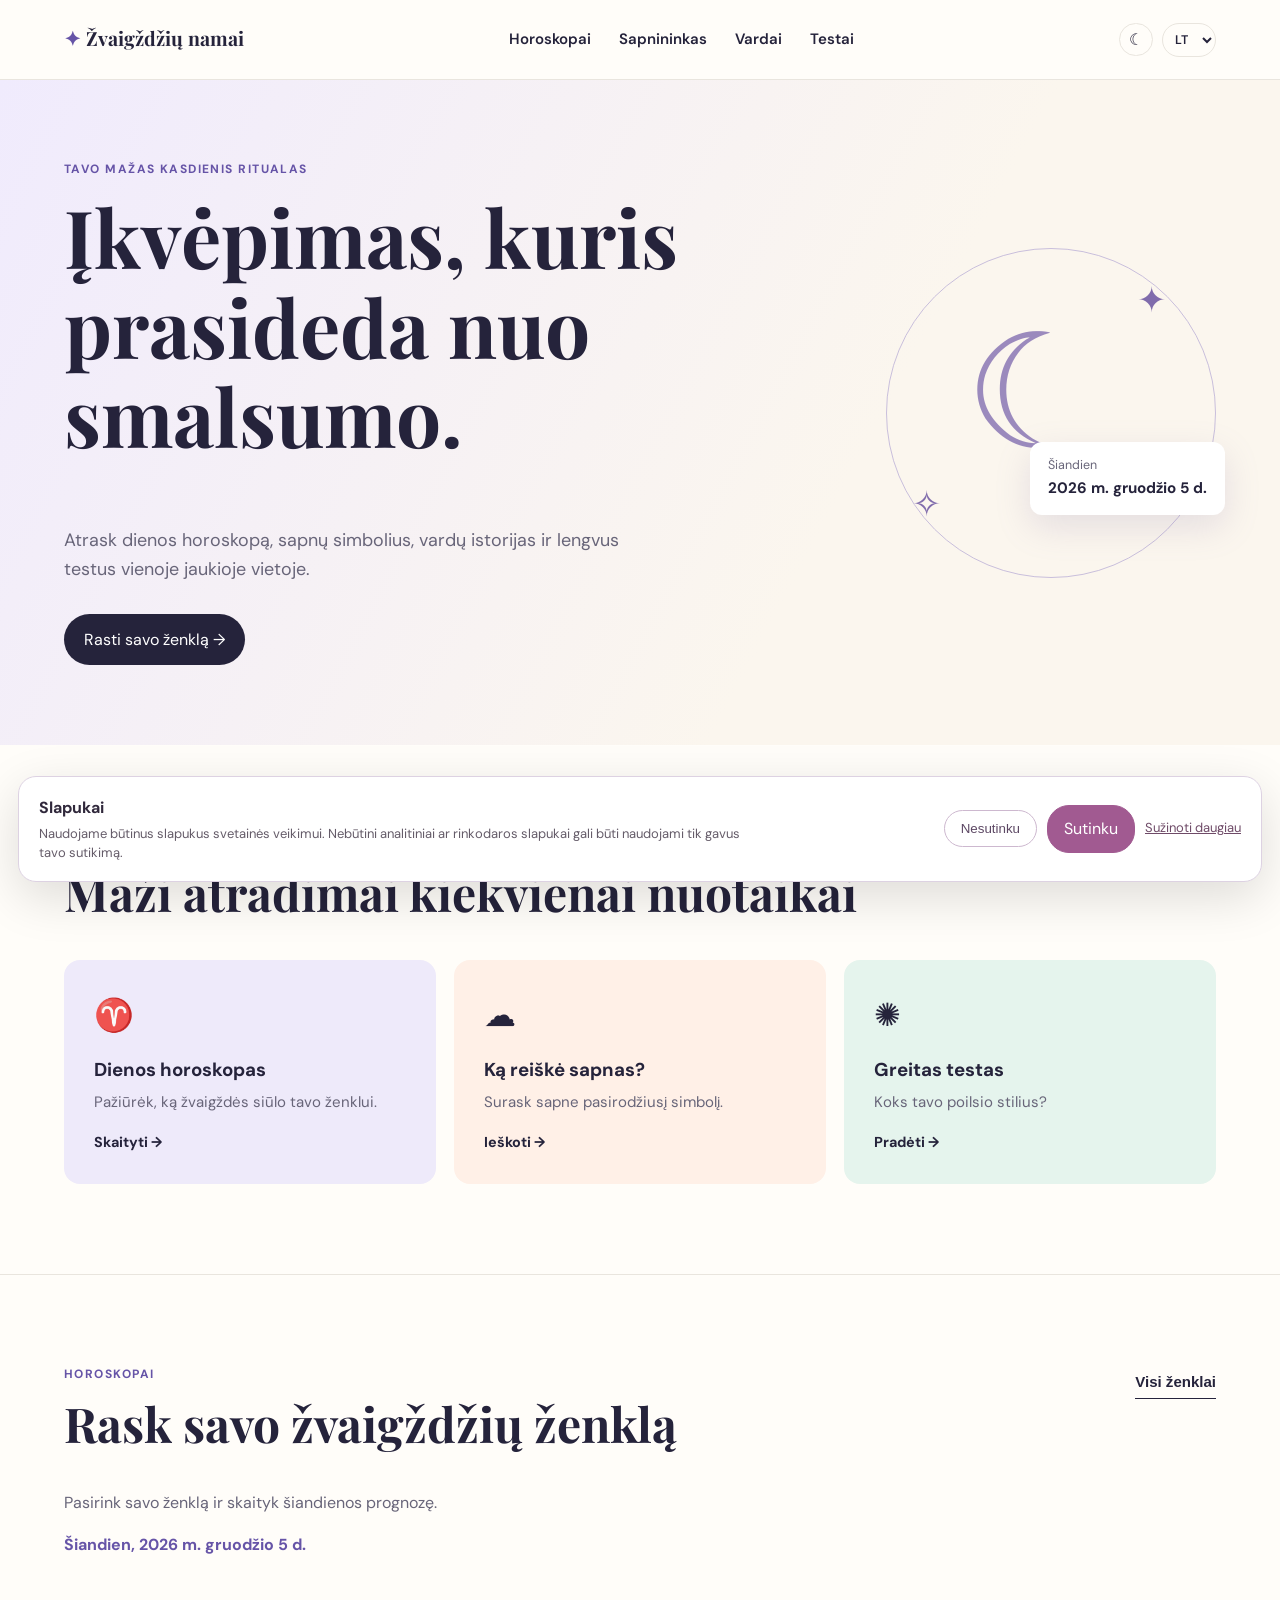
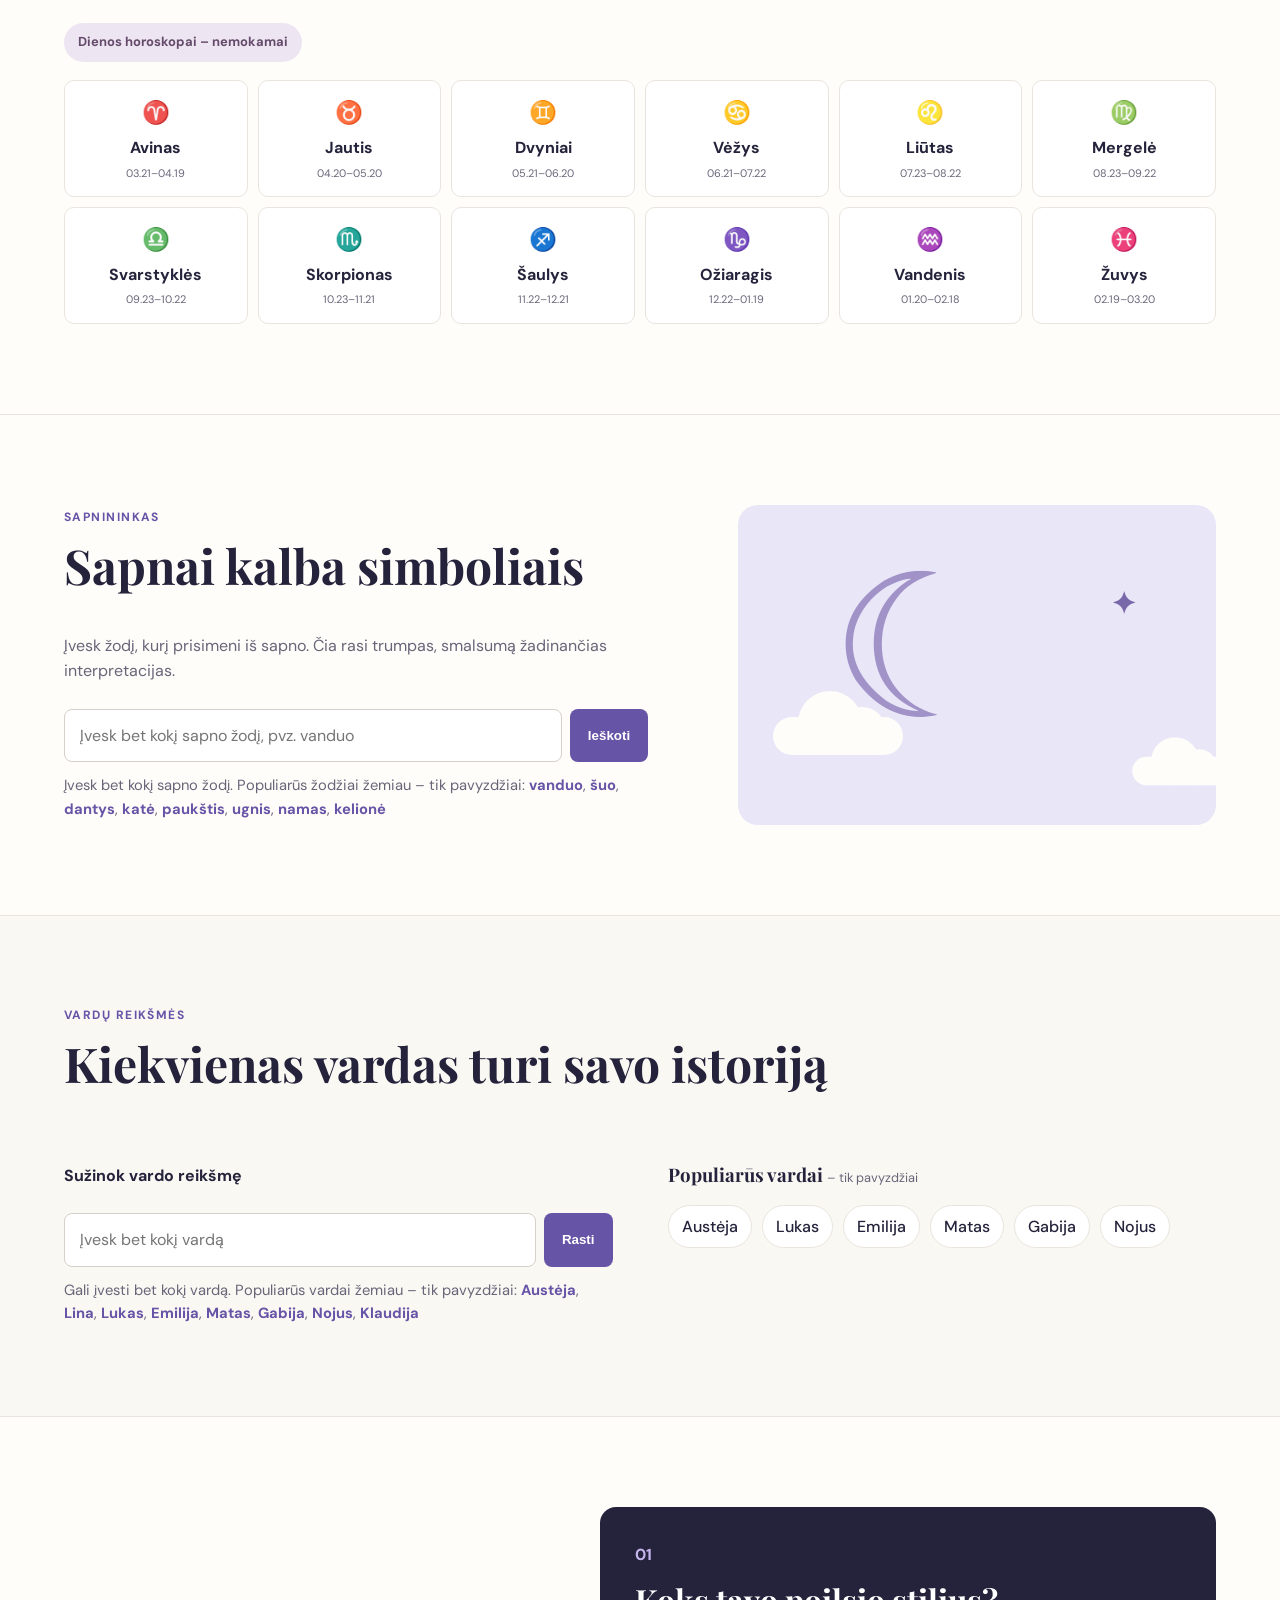
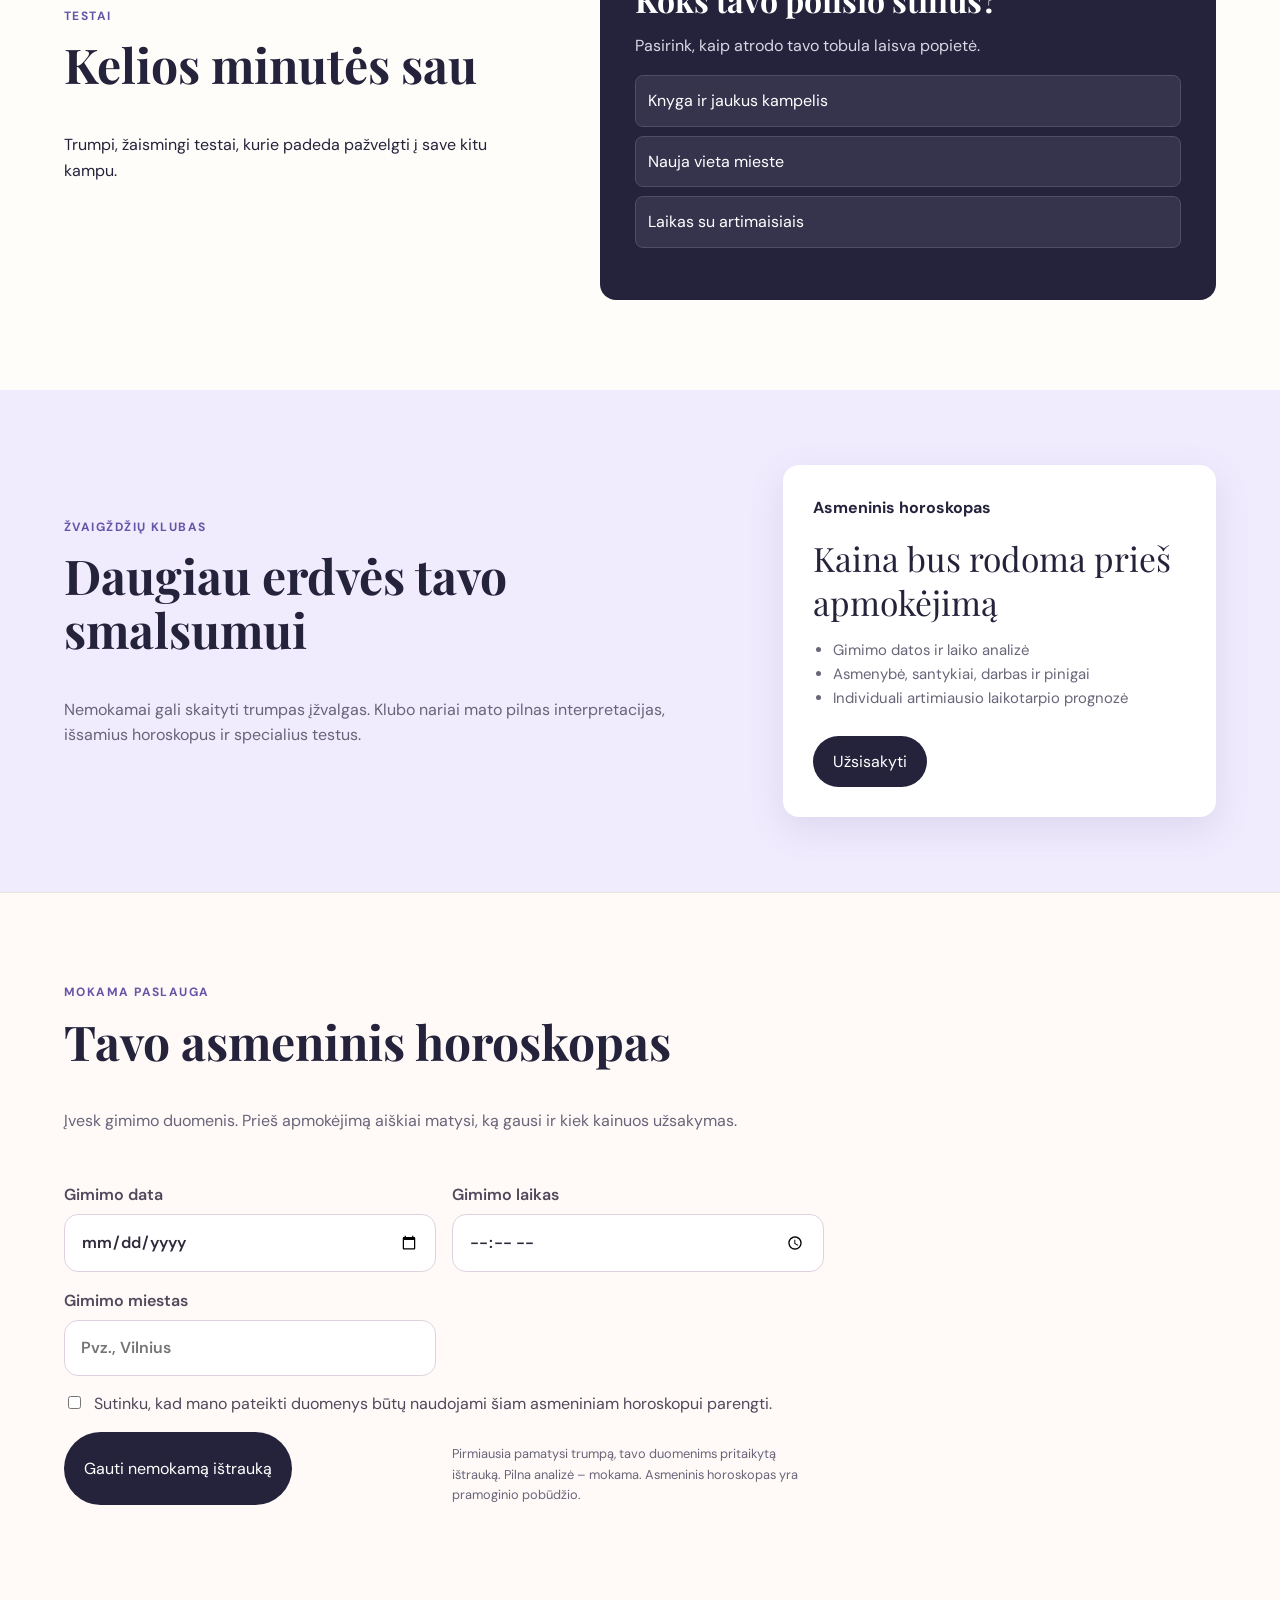
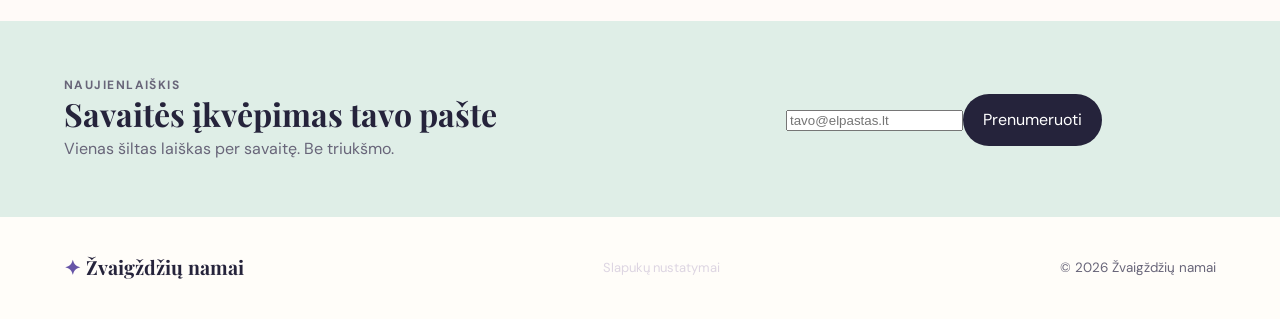
<file: index.html>
<!doctype html>
<html lang="lt">
  <head>
    <meta charset="UTF-8" />
    <meta name="viewport" content="width=device-width, initial-scale=1.0" />
    <meta name="description" content="Lengvas kasdienis įkvėpimas: horoskopai, sapnų reikšmės, vardai ir testai." />
    <title>Žvaigždžių namai – horoskopai, sapnai ir testai</title>
    <link rel="preconnect" href="https://fonts.googleapis.com" />
    <link rel="preconnect" href="https://fonts.gstatic.com" crossorigin />
    <link href="https://fonts.googleapis.com/css2?family=DM+Sans:wght@400;500;600;700&family=Playfair+Display:wght@600;700&display=swap" rel="stylesheet" />
    <link rel="stylesheet" href="styles.css?v=20260816-5" />
    <link rel="stylesheet" href="membership.css?v=20260816-5" />
    <link rel="stylesheet" href="preferences.css?v=20260816-5" />
    <link rel="stylesheet" href="horoscope.css?v=20260816-5" />
    <link rel="stylesheet" href="dark-mode.css?v=20260816-5" />
  </head>
  <body>
    <header class="site-header">
      <a class="brand" href="#pradzia" aria-label="Žvaigždžių namai – pradžia"><span class="brand-mark">✦</span> Žvaigždžių namai</a>
      <button class="menu-button" aria-expanded="false" aria-controls="nav">Meniu</button>
      <nav id="nav" aria-label="Pagrindinė navigacija">
        <a href="#horoskopai">Horoskopai</a>
        <a href="#sapnininkas">Sapnininkas</a>
        <a href="#vardai">Vardai</a>
        <a href="#testai">Testai</a>
      </nav>
      <div class="preferences"><button id="theme-toggle" class="theme-toggle" type="button" aria-label="Įjungti tamsų foną">☾</button><select id="language-select" class="language-select" aria-label="Pasirinkti kalbą"><option value="lt">LT</option><option value="en">EN</option><option value="ru">RU</option></select></div>
    </header>

    <main id="pradzia">
      <section class="hero">
        <div class="hero-copy">
          <p class="eyebrow">Tavo mažas kasdienis ritualas</p>
          <h1>Įkvėpimas, kuris prasideda nuo smalsumo.</h1>
          <p class="lead">Atrask dienos horoskopą, sapnų simbolius, vardų istorijas ir lengvus testus vienoje jaukioje vietoje.</p>
          <a class="button" href="#horoskopai">Rasti savo ženklą <span>→</span></a>
        </div>
        <div class="hero-orbit" aria-hidden="true">
          <span class="moon">☾</span><span class="star one">✦</span><span class="star two">✧</span><span class="orbit-label">Šiandien<br><strong id="hero-date">Šiandien</strong></span>
        </div>
      </section>

      <section class="today" aria-labelledby="today-title">
        <div>
          <p class="eyebrow">Šiandien tau</p>
          <h2 id="today-title">Maži atradimai kiekvienai nuotaikai</h2>
        </div>
        <div class="feature-grid">
          <a class="feature-card lavender" href="#horoskopai"><span class="card-icon">♈</span><h3>Dienos horoskopas</h3><p>Pažiūrėk, ką žvaigždės siūlo tavo ženklui.</p><span class="card-link">Skaityti →</span></a>
          <a class="feature-card peach" href="#sapnininkas"><span class="card-icon">☁</span><h3>Ką reiškė sapnas?</h3><p>Surask sapne pasirodžiusį simbolį.</p><span class="card-link">Ieškoti →</span></a>
          <a class="feature-card mint" href="#testai"><span class="card-icon">✺</span><h3>Greitas testas</h3><p>Koks tavo poilsio stilius?</p><span class="card-link">Pradėti →</span></a>
        </div>
      </section>

      <section class="content-section horoscope-section" id="horoskopai" aria-labelledby="horoscope-title">
        <div class="section-heading"><div><p class="eyebrow">Horoskopai</p><h2 id="horoscope-title">Rask savo žvaigždžių ženklą</h2><p>Pasirink savo ženklą ir skaityk šiandienos prognozę.</p><p class="horoscope-today-date" id="horoscope-today-date"></p></div><button class="text-button" id="show-all-signs">Visi ženklai</button></div>
        <div class="free-badge">Dienos horoskopai – nemokamai</div>
        <div class="zodiac-grid" id="zodiac-grid"></div>
        <article class="daily-reading" id="daily-reading" aria-live="polite"><p class="reading-label">Pasirink ženklą</p><h3>Tavo dienos žinutė laukia čia</h3><p>Spustelėk savo Zodiako ženklą ir perskaityk trumpą įkvėpimą.</p></article>
      </section>

      <section class="content-section split-section" id="sapnininkas" aria-labelledby="dream-title">
        <div class="section-copy"><p class="eyebrow">Sapnininkas</p><h2 id="dream-title">Sapnai kalba simboliais</h2><p>Įvesk žodį, kurį prisimeni iš sapno. Čia rasi trumpas, smalsumą žadinančias interpretacijas.</p><div class="search-box"><label class="sr-only" for="dream-search">Ieškoti sapno simbolio</label><input id="dream-search" type="search" placeholder="Įvesk bet kokį sapno žodį, pvz. vanduo" /><button id="dream-button">Ieškoti</button></div><div id="dream-result" class="search-result" aria-live="polite"><span class="search-hint">Įvesk bet kokį sapno žodį. Populiarūs žodžiai žemiau – tik pavyzdžiai:</span> <button data-dream="vanduo">vanduo</button>, <button data-dream="šuo">šuo</button>, <button data-dream="dantys">dantys</button>, <button data-dream="katė">katė</button>, <button data-dream="paukštis">paukštis</button>, <button data-dream="ugnis">ugnis</button>, <button data-dream="namas">namas</button>, <button data-dream="kelionė">kelionė</button></div></div>
        <div class="illustration dream-illustration" aria-hidden="true"><span>☾</span><i class="cloud c1"></i><i class="cloud c2"></i><b>✦</b></div>
      </section>

      <section class="content-section names-section" id="vardai" aria-labelledby="name-title">
        <div class="section-heading"><div><p class="eyebrow">Vardų reikšmės</p><h2 id="name-title">Kiekvienas vardas turi savo istoriją</h2></div></div>
        <div class="names-layout"><div class="name-search"><label for="name-search">Sužinok vardo reikšmę</label><div class="search-box"><input id="name-search" type="search" placeholder="Įvesk bet kokį vardą" /><button id="name-button">Rasti</button></div><div id="name-result" class="search-result" aria-live="polite"><span class="search-hint">Gali įvesti bet kokį vardą. Populiarūs vardai žemiau – tik pavyzdžiai:</span> <button data-name="Austėja">Austėja</button>, <button data-name="Lina">Lina</button>, <button data-name="Lukas">Lukas</button>, <button data-name="Emilija">Emilija</button>, <button data-name="Matas">Matas</button>, <button data-name="Gabija">Gabija</button>, <button data-name="Nojus">Nojus</button>, <button data-name="Klaudija">Klaudija</button></div></div><div class="popular-names"><h3>Populiarūs vardai <span class="popular-note">– tik pavyzdžiai</span></h3><div class="name-pills"><button data-name="Austėja">Austėja</button><button data-name="Lukas">Lukas</button><button data-name="Emilija">Emilija</button><button data-name="Matas">Matas</button><button data-name="Gabija">Gabija</button><button data-name="Nojus">Nojus</button></div></div></div>
      </section>

      <section class="content-section quiz-section" id="testai" aria-labelledby="quiz-title">
        <div class="quiz-intro"><p class="eyebrow">Testai</p><h2 id="quiz-title">Kelios minutės sau</h2><p>Trumpi, žaismingi testai, kurie padeda pažvelgti į save kitu kampu.</p></div>
        <div class="quiz-card" id="quiz-card"><span class="quiz-number">01</span><h3>Koks tavo poilsio stilius?</h3><p id="quiz-question">Pasirink, kaip atrodo tavo tobula laisva popietė.</p><div class="quiz-options" id="quiz-options"><button data-result="Ramybės kūrėjas">Knyga ir jaukus kampelis</button><button data-result="Nuotykių ieškotojas">Nauja vieta mieste</button><button data-result="Ryšių puoselėtojas">Laikas su artimaisiais</button></div><p class="quiz-result" id="quiz-result" aria-live="polite"></p></div>
      </section>

      <section class="membership" id="naryste" aria-labelledby="membership-title">
        <div>
          <p class="eyebrow">Žvaigždžių klubas</p>
          <h2 id="membership-title">Asmeninis horoskopas pagal tavo gimimo duomenis</h2>
          <p>Dienos horoskopai yra nemokami. Jei nori gilesnės, individualiai tavo gimimo duomenims pritaikytos analizės, gali užsisakyti mokamą asmeninį horoskopą.</p>
        </div>
        <div class="price-card">
          <p class="plan-name">Asmeninis horoskopas</p>
          <p class="price">Kaina bus rodoma prieš apmokėjimą</p>
          <ul>
            <li>Gimimo datos ir laiko analizė</li>
            <li>Asmenybė, santykiai, darbas ir pinigai</li>
            <li>Individuali artimiausio laikotarpio prognozė</li>
          </ul>
          <a class="button" href="#asmeninis-horoskopas">Užsisakyti</a>
        </div>
      </section>

      <section class="content-section personal-horoscope-section" id="asmeninis-horoskopas" aria-labelledby="personal-horoscope-title">
        <div class="section-heading">
          <div>
            <p class="eyebrow">Mokama paslauga</p>
            <h2 id="personal-horoscope-title">Tavo asmeninis horoskopas</h2>
            <p>Įvesk gimimo duomenis. Prieš apmokėjimą aiškiai matysi, ką gausi ir kiek kainuos užsakymas.</p>
          </div>
        </div>
        <form id="personal-horoscope-form" class="personal-form">
          <label>Gimimo data<input id="birth-date" type="date" required></label>
          <label>Gimimo laikas<input id="birth-time" type="time"></label>
          <label>Gimimo miestas<input id="birth-place" type="text" placeholder="Pvz., Vilnius" required></label>
          <label class="consent-row"><input id="personal-consent" type="checkbox" required> Sutinku, kad mano pateikti duomenys būtų naudojami šiam asmeniniam horoskopui parengti.</label>
          <button class="button" type="submit">Gauti nemokamą ištrauką</button>
          <p class="small-print">Pirmiausia pamatysi trumpą, tavo duomenims pritaikytą ištrauką. Pilna analizė – mokama. Asmeninis horoskopas yra pramoginio pobūdžio.</p>
        </form>
        <div id="personal-horoscope-preview" class="personal-preview" aria-live="polite"></div>
      </section>
      <section class="newsletter"><div><p class="eyebrow">Naujienlaiškis</p><h2>Savaitės įkvėpimas tavo pašte</h2><p>Vienas šiltas laiškas per savaitę. Be triukšmo.</p></div><form id="newsletter-form"><label class="sr-only" for="email">El. pašto adresas</label><input id="email" type="email" placeholder="tavo@elpastas.lt" required /><button class="button" type="submit">Prenumeruoti</button><p id="form-message" aria-live="polite"></p></form></section>
    </main>
    <footer>
      <div>
        <a class="brand" href="#pradzia"><span class="brand-mark">✦</span> Žvaigždžių namai</a>
      </div>
      <nav class="footer-links" aria-label="Teisinė informacija">
        <a href="pirkimo-taisykles.html">Pirkimo taisyklės</a>
        <a href="privatumo-politika.html">Privatumo politika</a>
        <a href="slapuku-politika.html">Slapukų politika</a><button type="button" class="cookie-settings-link" id="cookie-settings">Slapukų nustatymai</button>
        <a href="sutarties-atsisakymas.html">Sutarties atsisakymas</a>
        <a href="kontaktai.html">Kontaktai</a>
      </nav>
      <p>© <span id="year"></span> Žvaigždžių namai</p>
    </footer>

    <div class="cookie-banner" id="cookie-banner" role="dialog" aria-label="Slapukų nustatymai">
      <div><strong>Slapukai</strong><p>Naudojame būtinus slapukus svetainės veikimui. Nebūtini analitiniai ar rinkodaros slapukai gali būti naudojami tik gavus tavo sutikimą.</p></div>
      <div class="cookie-actions">
        <button id="cookie-reject" type="button">Nesutinku</button>
        <button id="cookie-accept" class="button" type="button">Sutinku</button>
        <a href="slapuku-politika.html">Sužinoti daugiau</a>
      </div>
    </div>
    <dialog class="paywall" id="paywall"><button class="close-modal" aria-label="Uždaryti">×</button><p class="eyebrow">Pilna įžvalga</p><h2>Atrakink daugiau „Žvaigždžių namų“</h2><p>Šis demonstracinis langas rodo, kaip veiks mokamas turinys. Prijungus mokėjimų sistemą, čia lankytojas saugiai pasirinks planą ir apmokės narystę.</p><div class="modal-price"><strong>Mokamas turinys</strong><span>Kaina ir sąlygos rodomos prieš apmokėjimą</span></div><button class="button" id="demo-unlock">Išbandyti atrakinimą</button><p class="small-print"></p></dialog>
    <script src="app.js?v=20260816-5"></script>
    <script src="personal-horoscope.js?v=20260816-5"></script>
    <script src="paywall.js?v=20260816-5"></script>
    <script src="preferences.js?v=20260816-5"></script>
    <script src="horoscope.js?v=20260816-5"></script>
  </body>
</html>
</file>
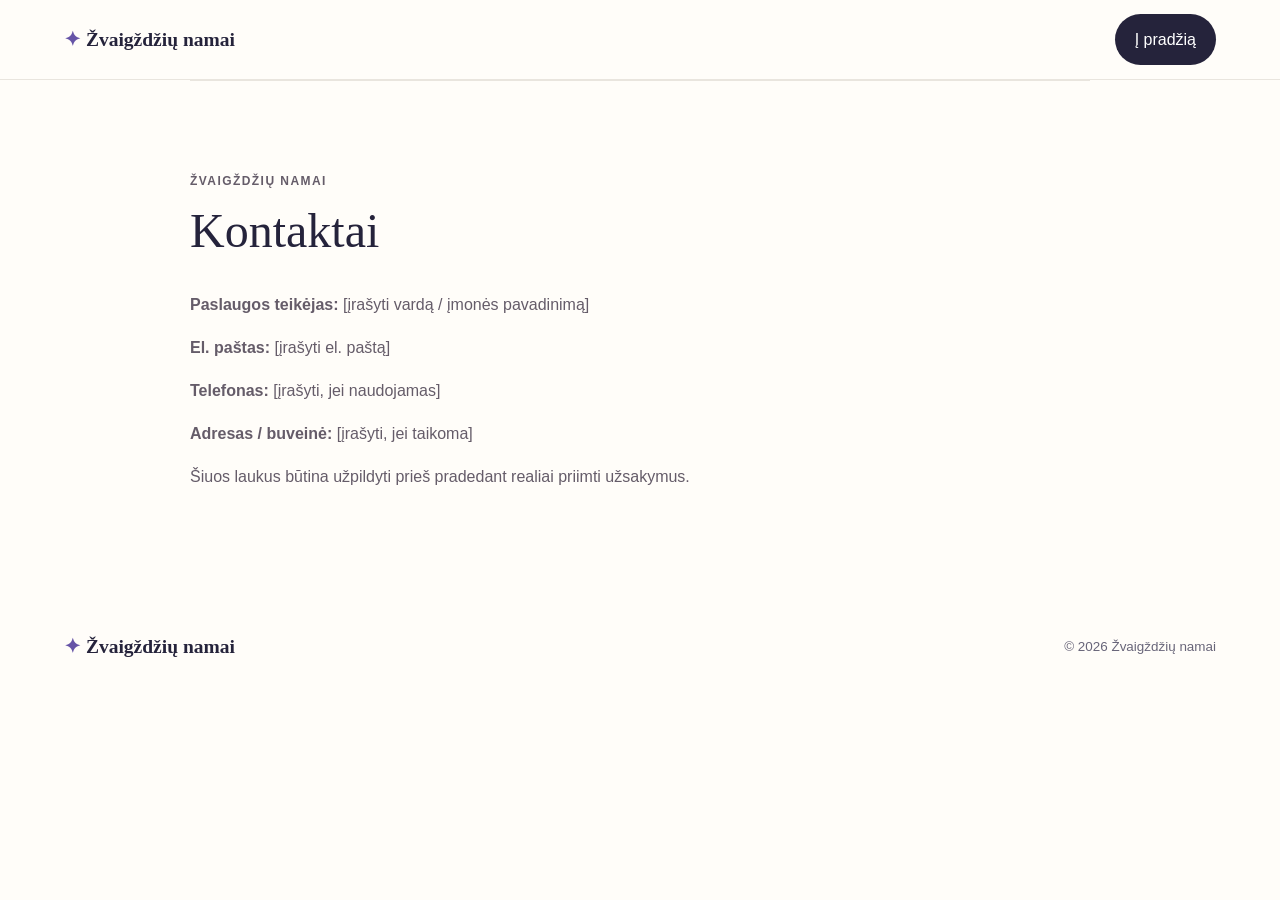
<file: kontaktai.html>
<!doctype html>
<html lang="lt">
<head>
<meta charset="UTF-8">
<meta name="viewport" content="width=device-width, initial-scale=1.0">
<meta name="description" content="Žvaigždžių namų kontaktinė informacija.">
<title>Kontaktai – Žvaigždžių namai</title>
<link rel="stylesheet" href="styles.css?v=20260816-2">
<link rel="stylesheet" href="dark-mode.css">
</head>
<body>
<header class="site-header">
  <a class="brand" href="index.html"><span class="brand-mark">✦</span> Žvaigždžių namai</a>
  <a class="button" href="index.html">Į pradžią</a>
</header>
<main class="content-section legal-page">
  <p class="eyebrow">Žvaigždžių namai</p>
  <h1>Kontaktai</h1>
  
<p><strong>Paslaugos teikėjas:</strong> [įrašyti vardą / įmonės pavadinimą]</p>
<p><strong>El. paštas:</strong> [įrašyti el. paštą]</p>
<p><strong>Telefonas:</strong> [įrašyti, jei naudojamas]</p>
<p><strong>Adresas / buveinė:</strong> [įrašyti, jei taikoma]</p>
<p>Šiuos laukus būtina užpildyti prieš pradedant realiai priimti užsakymus.</p>

</main>
<footer>
  <a class="brand" href="index.html"><span class="brand-mark">✦</span> Žvaigždžių namai</a>
  <p>© <span id="year"></span> Žvaigždžių namai</p>
</footer>
<script>document.getElementById('year').textContent=new Date().getFullYear();</script>
</body>
</html>
</file>
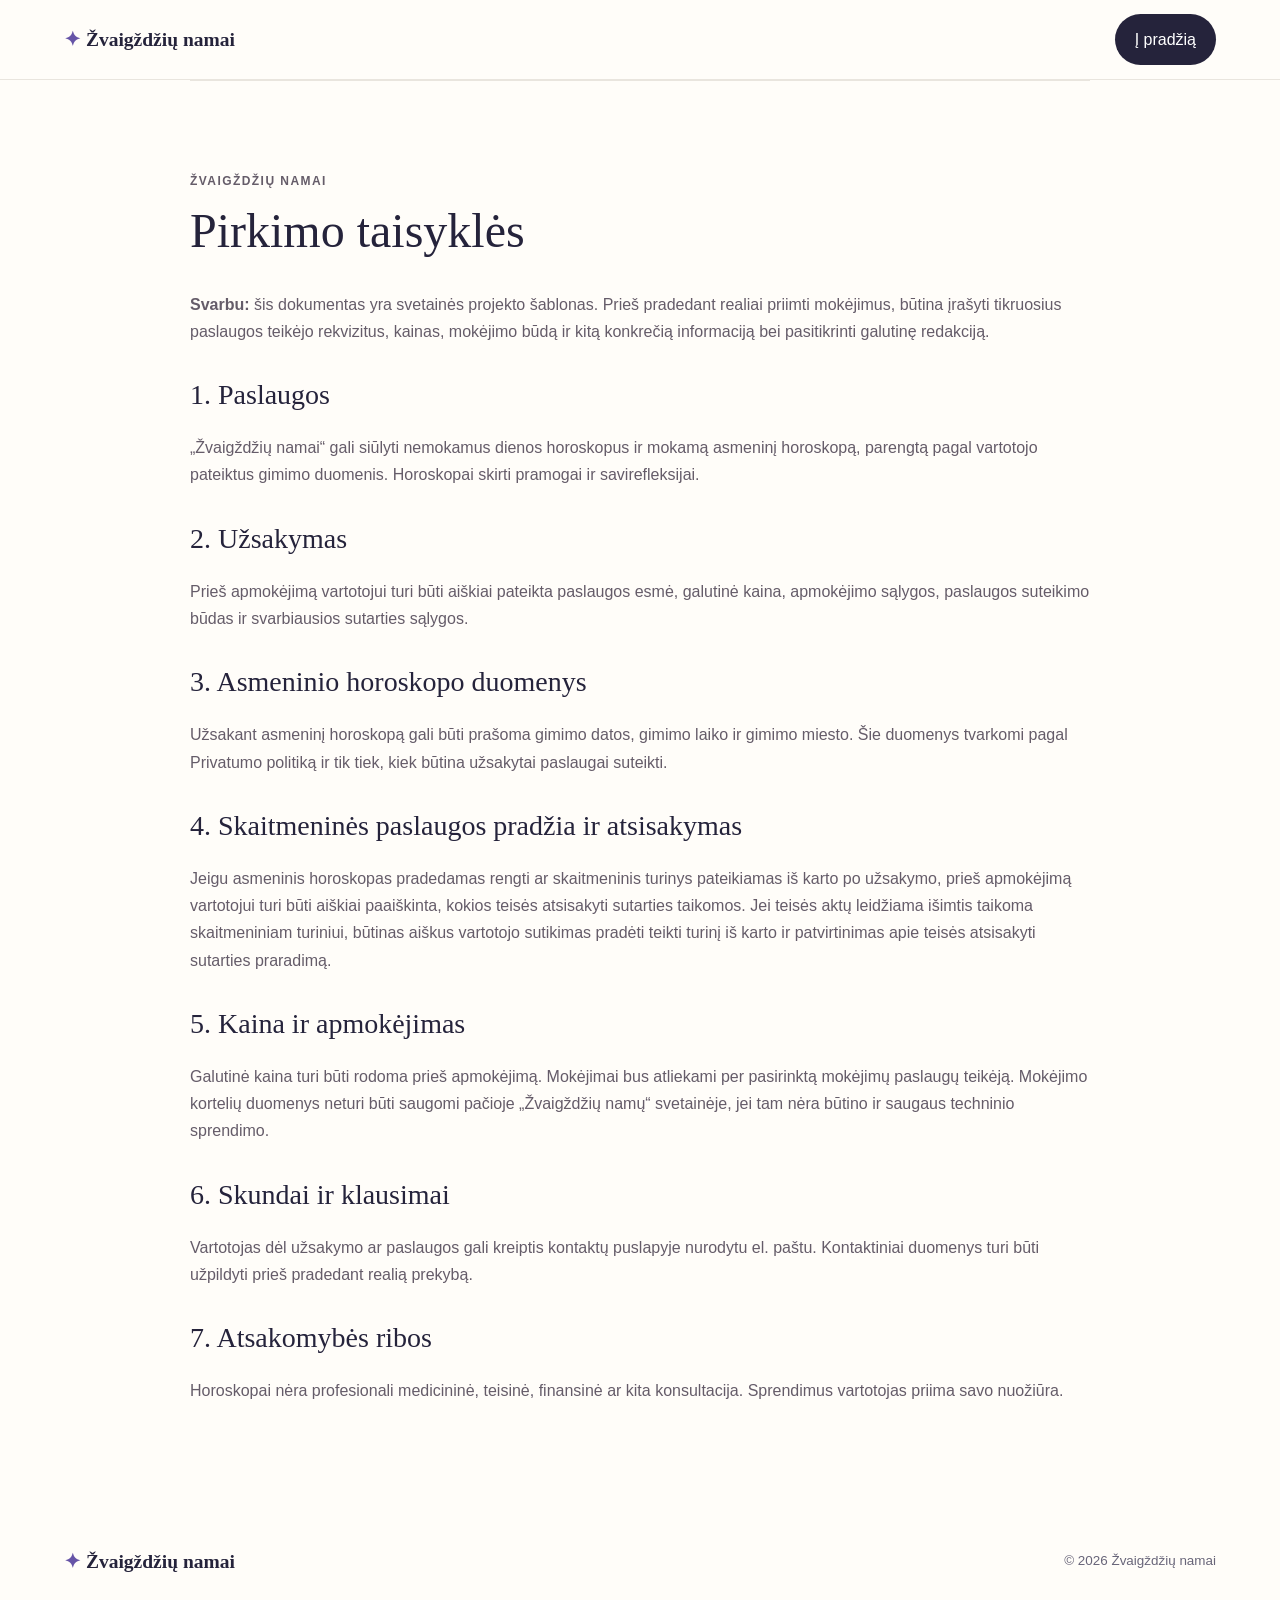
<file: pirkimo-taisykles.html>
<!doctype html>
<html lang="lt">
<head>
<meta charset="UTF-8">
<meta name="viewport" content="width=device-width, initial-scale=1.0">
<meta name="description" content="Informacija apie Žvaigždžių namų mokamas skaitmenines paslaugas.">
<title>Pirkimo taisyklės – Žvaigždžių namai</title>
<link rel="stylesheet" href="styles.css?v=20260816-2">
<link rel="stylesheet" href="dark-mode.css">
</head>
<body>
<header class="site-header">
  <a class="brand" href="index.html"><span class="brand-mark">✦</span> Žvaigždžių namai</a>
  <a class="button" href="index.html">Į pradžią</a>
</header>
<main class="content-section legal-page">
  <p class="eyebrow">Žvaigždžių namai</p>
  <h1>Pirkimo taisyklės</h1>
  
<p><strong>Svarbu:</strong> šis dokumentas yra svetainės projekto šablonas. Prieš pradedant realiai priimti mokėjimus, būtina įrašyti tikruosius paslaugos teikėjo rekvizitus, kainas, mokėjimo būdą ir kitą konkrečią informaciją bei pasitikrinti galutinę redakciją.</p>
<h2>1. Paslaugos</h2>
<p>„Žvaigždžių namai“ gali siūlyti nemokamus dienos horoskopus ir mokamą asmeninį horoskopą, parengtą pagal vartotojo pateiktus gimimo duomenis. Horoskopai skirti pramogai ir savirefleksijai.</p>
<h2>2. Užsakymas</h2>
<p>Prieš apmokėjimą vartotojui turi būti aiškiai pateikta paslaugos esmė, galutinė kaina, apmokėjimo sąlygos, paslaugos suteikimo būdas ir svarbiausios sutarties sąlygos.</p>
<h2>3. Asmeninio horoskopo duomenys</h2>
<p>Užsakant asmeninį horoskopą gali būti prašoma gimimo datos, gimimo laiko ir gimimo miesto. Šie duomenys tvarkomi pagal Privatumo politiką ir tik tiek, kiek būtina užsakytai paslaugai suteikti.</p>
<h2>4. Skaitmeninės paslaugos pradžia ir atsisakymas</h2>
<p>Jeigu asmeninis horoskopas pradedamas rengti ar skaitmeninis turinys pateikiamas iš karto po užsakymo, prieš apmokėjimą vartotojui turi būti aiškiai paaiškinta, kokios teisės atsisakyti sutarties taikomos. Jei teisės aktų leidžiama išimtis taikoma skaitmeniniam turiniui, būtinas aiškus vartotojo sutikimas pradėti teikti turinį iš karto ir patvirtinimas apie teisės atsisakyti sutarties praradimą.</p>
<h2>5. Kaina ir apmokėjimas</h2>
<p>Galutinė kaina turi būti rodoma prieš apmokėjimą. Mokėjimai bus atliekami per pasirinktą mokėjimų paslaugų teikėją. Mokėjimo kortelių duomenys neturi būti saugomi pačioje „Žvaigždžių namų“ svetainėje, jei tam nėra būtino ir saugaus techninio sprendimo.</p>
<h2>6. Skundai ir klausimai</h2>
<p>Vartotojas dėl užsakymo ar paslaugos gali kreiptis kontaktų puslapyje nurodytu el. paštu. Kontaktiniai duomenys turi būti užpildyti prieš pradedant realią prekybą.</p>
<h2>7. Atsakomybės ribos</h2>
<p>Horoskopai nėra profesionali medicininė, teisinė, finansinė ar kita konsultacija. Sprendimus vartotojas priima savo nuožiūra.</p>

</main>
<footer>
  <a class="brand" href="index.html"><span class="brand-mark">✦</span> Žvaigždžių namai</a>
  <p>© <span id="year"></span> Žvaigždžių namai</p>
</footer>
<script>document.getElementById('year').textContent=new Date().getFullYear();</script>
</body>
</html>
</file>
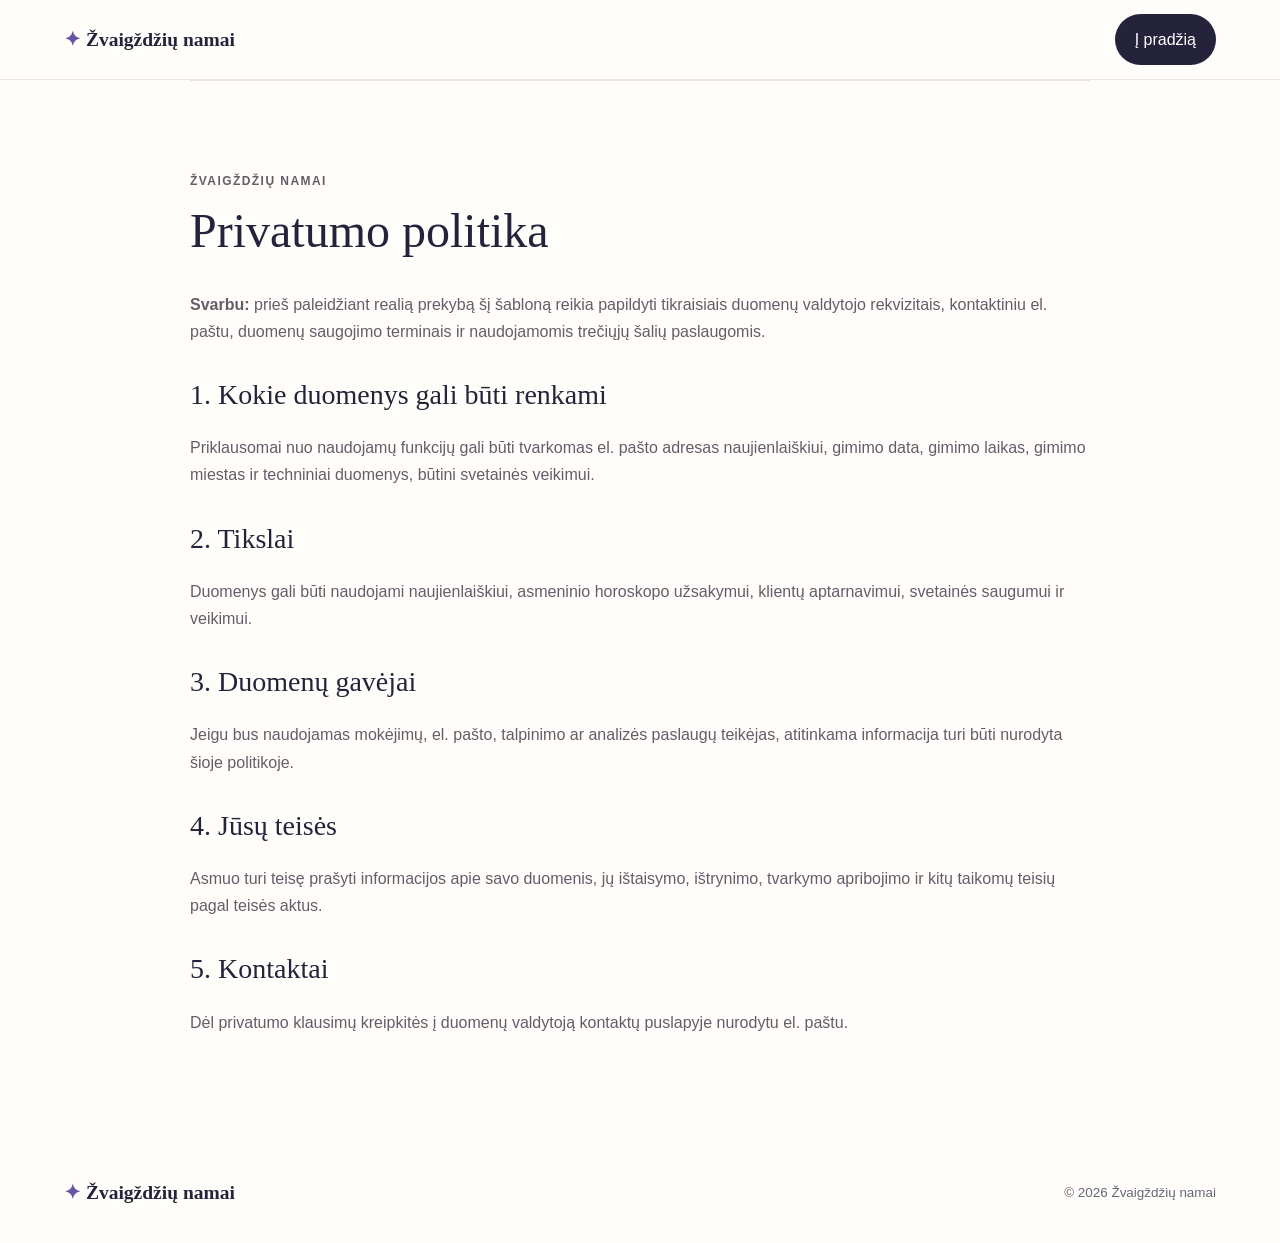
<file: privatumo-politika.html>
<!doctype html>
<html lang="lt">
<head>
<meta charset="UTF-8">
<meta name="viewport" content="width=device-width, initial-scale=1.0">
<meta name="description" content="Informacija apie asmens duomenų tvarkymą Žvaigždžių namuose.">
<title>Privatumo politika – Žvaigždžių namai</title>
<link rel="stylesheet" href="styles.css?v=20260816-2">
<link rel="stylesheet" href="dark-mode.css">
</head>
<body>
<header class="site-header">
  <a class="brand" href="index.html"><span class="brand-mark">✦</span> Žvaigždžių namai</a>
  <a class="button" href="index.html">Į pradžią</a>
</header>
<main class="content-section legal-page">
  <p class="eyebrow">Žvaigždžių namai</p>
  <h1>Privatumo politika</h1>
  
<p><strong>Svarbu:</strong> prieš paleidžiant realią prekybą šį šabloną reikia papildyti tikraisiais duomenų valdytojo rekvizitais, kontaktiniu el. paštu, duomenų saugojimo terminais ir naudojamomis trečiųjų šalių paslaugomis.</p>
<h2>1. Kokie duomenys gali būti renkami</h2>
<p>Priklausomai nuo naudojamų funkcijų gali būti tvarkomas el. pašto adresas naujienlaiškiui, gimimo data, gimimo laikas, gimimo miestas ir techniniai duomenys, būtini svetainės veikimui.</p>
<h2>2. Tikslai</h2>
<p>Duomenys gali būti naudojami naujienlaiškiui, asmeninio horoskopo užsakymui, klientų aptarnavimui, svetainės saugumui ir veikimui.</p>
<h2>3. Duomenų gavėjai</h2>
<p>Jeigu bus naudojamas mokėjimų, el. pašto, talpinimo ar analizės paslaugų teikėjas, atitinkama informacija turi būti nurodyta šioje politikoje.</p>
<h2>4. Jūsų teisės</h2>
<p>Asmuo turi teisę prašyti informacijos apie savo duomenis, jų ištaisymo, ištrynimo, tvarkymo apribojimo ir kitų taikomų teisių pagal teisės aktus.</p>
<h2>5. Kontaktai</h2>
<p>Dėl privatumo klausimų kreipkitės į duomenų valdytoją kontaktų puslapyje nurodytu el. paštu.</p>

</main>
<footer>
  <a class="brand" href="index.html"><span class="brand-mark">✦</span> Žvaigždžių namai</a>
  <p>© <span id="year"></span> Žvaigždžių namai</p>
</footer>
<script>document.getElementById('year').textContent=new Date().getFullYear();</script>
</body>
</html>
</file>
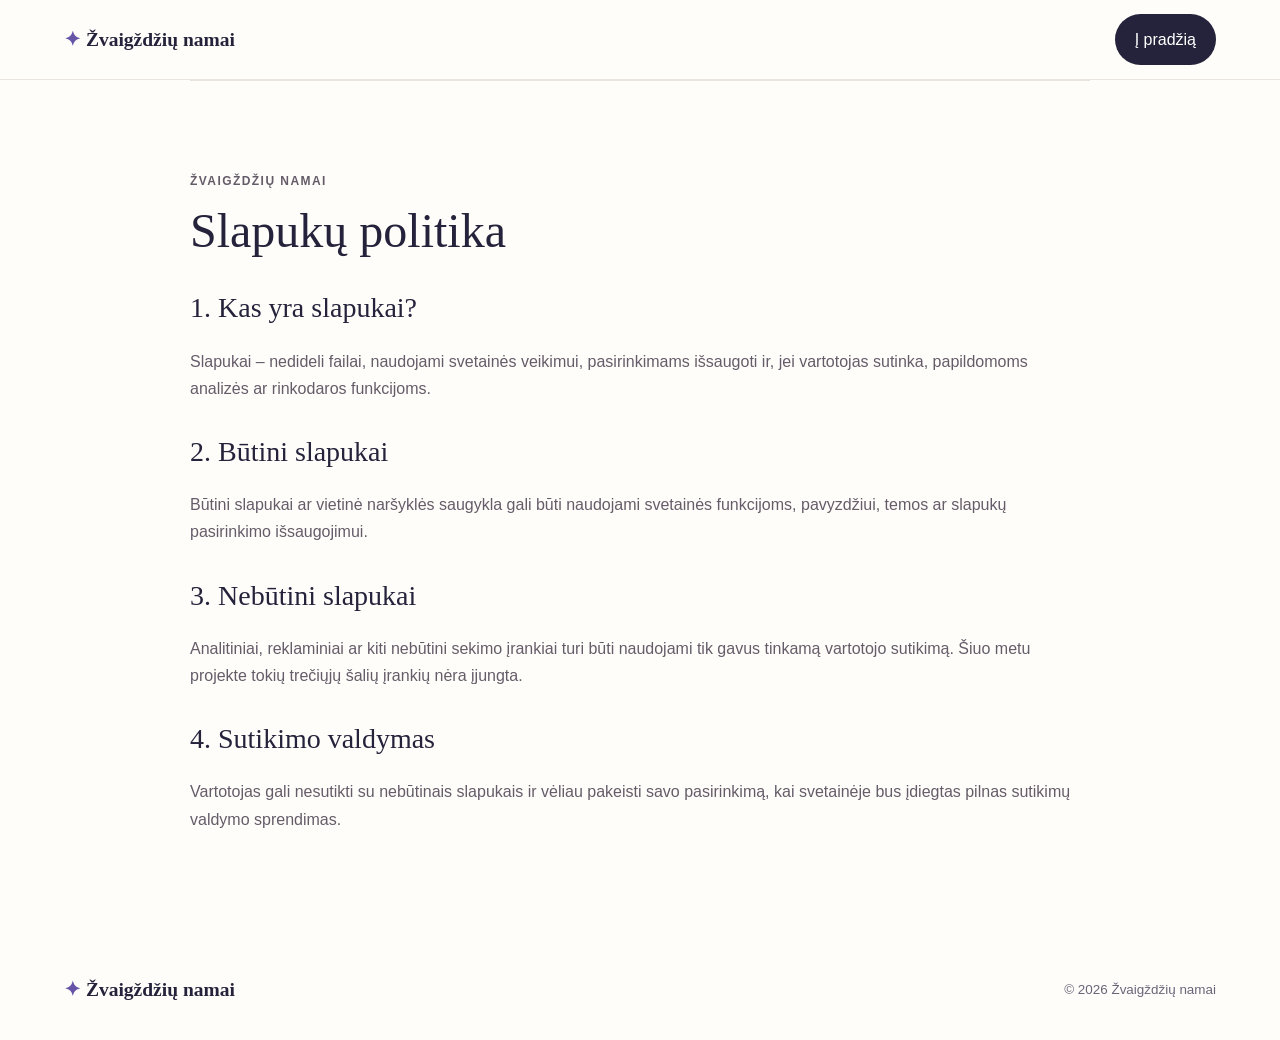
<file: slapuku-politika.html>
<!doctype html>
<html lang="lt">
<head>
<meta charset="UTF-8">
<meta name="viewport" content="width=device-width, initial-scale=1.0">
<meta name="description" content="Informacija apie slapukus ir sekimo technologijas.">
<title>Slapukų politika – Žvaigždžių namai</title>
<link rel="stylesheet" href="styles.css?v=20260816-2">
<link rel="stylesheet" href="dark-mode.css">
</head>
<body>
<header class="site-header">
  <a class="brand" href="index.html"><span class="brand-mark">✦</span> Žvaigždžių namai</a>
  <a class="button" href="index.html">Į pradžią</a>
</header>
<main class="content-section legal-page">
  <p class="eyebrow">Žvaigždžių namai</p>
  <h1>Slapukų politika</h1>
  
<h2>1. Kas yra slapukai?</h2>
<p>Slapukai – nedideli failai, naudojami svetainės veikimui, pasirinkimams išsaugoti ir, jei vartotojas sutinka, papildomoms analizės ar rinkodaros funkcijoms.</p>
<h2>2. Būtini slapukai</h2>
<p>Būtini slapukai ar vietinė naršyklės saugykla gali būti naudojami svetainės funkcijoms, pavyzdžiui, temos ar slapukų pasirinkimo išsaugojimui.</p>
<h2>3. Nebūtini slapukai</h2>
<p>Analitiniai, reklaminiai ar kiti nebūtini sekimo įrankiai turi būti naudojami tik gavus tinkamą vartotojo sutikimą. Šiuo metu projekte tokių trečiųjų šalių įrankių nėra įjungta.</p>
<h2>4. Sutikimo valdymas</h2>
<p>Vartotojas gali nesutikti su nebūtinais slapukais ir vėliau pakeisti savo pasirinkimą, kai svetainėje bus įdiegtas pilnas sutikimų valdymo sprendimas.</p>

</main>
<footer>
  <a class="brand" href="index.html"><span class="brand-mark">✦</span> Žvaigždžių namai</a>
  <p>© <span id="year"></span> Žvaigždžių namai</p>
</footer>
<script>document.getElementById('year').textContent=new Date().getFullYear();</script>
</body>
</html>
</file>
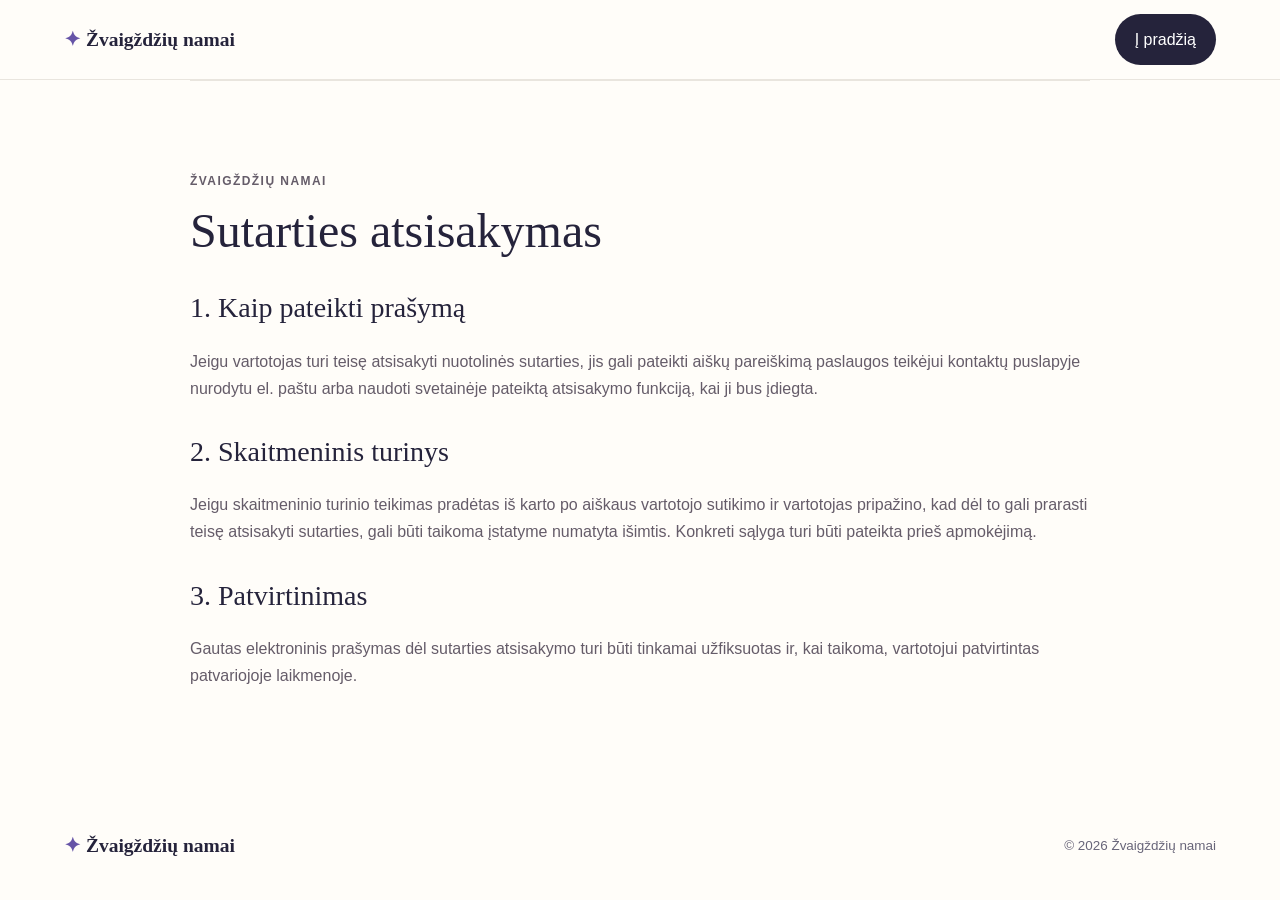
<file: sutarties-atsisakymas.html>
<!doctype html>
<html lang="lt">
<head>
<meta charset="UTF-8">
<meta name="viewport" content="width=device-width, initial-scale=1.0">
<meta name="description" content="Informacija apie nuotolinės sutarties atsisakymą.">
<title>Sutarties atsisakymas – Žvaigždžių namai</title>
<link rel="stylesheet" href="styles.css?v=20260816-2">
<link rel="stylesheet" href="dark-mode.css">
</head>
<body>
<header class="site-header">
  <a class="brand" href="index.html"><span class="brand-mark">✦</span> Žvaigždžių namai</a>
  <a class="button" href="index.html">Į pradžią</a>
</header>
<main class="content-section legal-page">
  <p class="eyebrow">Žvaigždžių namai</p>
  <h1>Sutarties atsisakymas</h1>
  
<h2>1. Kaip pateikti prašymą</h2>
<p>Jeigu vartotojas turi teisę atsisakyti nuotolinės sutarties, jis gali pateikti aiškų pareiškimą paslaugos teikėjui kontaktų puslapyje nurodytu el. paštu arba naudoti svetainėje pateiktą atsisakymo funkciją, kai ji bus įdiegta.</p>
<h2>2. Skaitmeninis turinys</h2>
<p>Jeigu skaitmeninio turinio teikimas pradėtas iš karto po aiškaus vartotojo sutikimo ir vartotojas pripažino, kad dėl to gali prarasti teisę atsisakyti sutarties, gali būti taikoma įstatyme numatyta išimtis. Konkreti sąlyga turi būti pateikta prieš apmokėjimą.</p>
<h2>3. Patvirtinimas</h2>
<p>Gautas elektroninis prašymas dėl sutarties atsisakymo turi būti tinkamai užfiksuotas ir, kai taikoma, vartotojui patvirtintas patvariojoje laikmenoje.</p>

</main>
<footer>
  <a class="brand" href="index.html"><span class="brand-mark">✦</span> Žvaigždžių namai</a>
  <p>© <span id="year"></span> Žvaigždžių namai</p>
</footer>
<script>document.getElementById('year').textContent=new Date().getFullYear();</script>
</body>
</html>
</file>
<file: styles.css>
:root{--ink:#25233b;--muted:#686579;--paper:#fffdf9;--lav:#eeeafa;--violet:#6654a7;--peach:#fff0e7;--mint:#e5f4ed;--line:#e9e5de}*{box-sizing:border-box}html{scroll-behavior:smooth}body{margin:0;background:var(--paper);color:var(--ink);font:16px/1.6 'DM Sans',sans-serif}h1,h2,h3,p{margin-top:0}h1,h2{font-family:'Playfair Display',serif;line-height:1.12}h1{font-size:clamp(2.8rem,7vw,5rem);max-width:720px}h2{font-size:clamp(2rem,4vw,3rem)}h3{line-height:1.25}.site-header,main>section,footer{padding-left:max(5vw,24px);padding-right:max(5vw,24px)}.site-header{min-height:80px;display:flex;align-items:center;justify-content:space-between;border-bottom:1px solid var(--line);gap:20px}.brand{font-family:'Playfair Display',serif;font-weight:700;color:var(--ink);text-decoration:none;font-size:1.22rem;white-space:nowrap}.brand-mark{color:var(--violet);font-family:Arial}.site-header nav{display:flex;gap:28px}.site-header nav a,.text-button{color:var(--ink);text-decoration:none;font-weight:600;font-size:.94rem}.menu-button{display:none}.hero{background:linear-gradient(118deg,#f0ebfd 0%,#fbf6ee 65%);min-height:590px;display:flex;align-items:center;justify-content:space-between;gap:40px;padding-top:80px;padding-bottom:80px;overflow:hidden}.eyebrow{color:var(--violet);font-size:.75rem;font-weight:700;letter-spacing:.12em;text-transform:uppercase;margin-bottom:12px}.lead{max-width:570px;font-size:1.12rem;color:var(--muted);margin-bottom:30px}.button{display:inline-flex;gap:13px;align-items:center;border:0;border-radius:99px;background:var(--ink);color:white;padding:13px 20px;text-decoration:none;font-weight:700;cursor:pointer;font:inherit}.button:hover{background:var(--violet)}.hero-orbit{width:330px;height:330px;border:1px solid #c9bfdc;border-radius:50%;position:relative;flex:none}.moon{position:absolute;font:160px/1 Georgia;color:#9b8abd;left:77px;top:65px}.star{position:absolute;color:#806cac;font-size:35px}.one{top:23px;right:49px}.two{bottom:45px;left:25px}.orbit-label{position:absolute;right:-10px;bottom:62px;background:white;padding:14px 18px;border-radius:12px;box-shadow:0 12px 35px #8d7eab33;font-size:.78rem;color:var(--muted)}.orbit-label strong{color:var(--ink);font-size:.95rem}.today,.content-section{padding-top:90px;padding-bottom:90px;max-width:1400px;margin:auto}.today{background:var(--paper)}.feature-grid{display:grid;grid-template-columns:repeat(3,1fr);gap:18px;margin-top:32px}.feature-card{padding:30px;border-radius:16px;color:var(--ink);text-decoration:none;min-height:220px;transition:transform .2s}.feature-card:hover{transform:translateY(-4px)}.lavender{background:var(--lav)}.peach{background:var(--peach)}.mint{background:var(--mint)}.card-icon{font-size:2rem}.feature-card h3{margin:17px 0 8px}.feature-card p{color:var(--muted);font-size:.94rem}.card-link{font-weight:700;font-size:.9rem}.content-section{border-top:1px solid var(--line)}.section-heading{display:flex;justify-content:space-between;gap:20px;align-items:flex-start;margin-bottom:32px}.section-heading p:not(.eyebrow),.section-copy>p:not(.eyebrow){color:var(--muted)}.text-button{border:0;background:none;padding:8px 0;cursor:pointer;border-bottom:1px solid var(--ink)}.zodiac-grid{display:grid;grid-template-columns:repeat(6,1fr);gap:10px}.zodiac-grid button{border:1px solid var(--line);background:white;border-radius:10px;padding:14px 7px;color:var(--ink);cursor:pointer;font:inherit;display:flex;flex-direction:column;align-items:center;gap:4px}.zodiac-grid button:hover,.zodiac-grid button.active{border-color:var(--violet);background:var(--lav)}.zodiac-symbol{font-size:1.4rem;color:var(--violet)}.zodiac-grid small{color:var(--muted);font-size:.68rem}.daily-reading{display:none;background:var(--lav);padding:25px 30px;margin-top:25px;border-radius:12px;max-width:770px}.daily-reading.visible{display:block}.daily-reading h3{margin-bottom:8px}.daily-reading p:last-child{margin-bottom:0;color:var(--muted)}.reading-date{margin:-2px 0 12px;color:var(--muted);font-size:.9rem}.premium-locked-card{display:grid;gap:9px;padding:16px 18px;border:1px solid #d9d0e3;border-radius:12px;background:var(--lav);color:var(--ink)}.premium-locked-card strong{font-size:1rem}.premium-locked-card span{color:var(--muted);font-size:.9rem}.cookie-banner[hidden]{display:none!important}.reading-label{color:var(--violet)!important;font-size:.75rem;font-weight:bold;text-transform:uppercase;letter-spacing:.1em}.split-section{display:grid;grid-template-columns:1.1fr .9fr;gap:90px;align-items:center}.search-box{display:flex;gap:8px;margin:25px 0 12px}.search-box input{min-width:0;flex:1;padding:13px 15px;border:1px solid #d5d0c9;border-radius:8px;background:white;font:inherit}.search-box button{border:0;border-radius:8px;background:var(--violet);color:white;padding:0 18px;font-weight:700;cursor:pointer}.search-result{color:var(--muted);font-size:.92rem;min-height:25px}.search-result button,.name-pills button{padding:0;border:0;background:none;color:var(--violet);font:inherit;font-weight:700;cursor:pointer}.illustration{height:320px;border-radius:20px;position:relative;overflow:hidden}.dream-illustration{background:#e9e6f8}.dream-illustration>span{font:200px/1 Georgia;color:#a193c8;position:absolute;left:91px;top:45px}.dream-illustration>b{position:absolute;right:80px;top:75px;color:#7868aa;font-size:30px}.cloud{position:absolute;background:#fffdf9;border-radius:100px;height:38px;width:130px;bottom:70px}.cloud:before,.cloud:after{content:"";position:absolute;background:#fffdf9;border-radius:50%}.cloud:before{width:64px;height:64px;bottom:0;left:25px}.cloud:after{width:48px;height:48px;bottom:0;left:65px}.c1{left:35px}.c2{right:-30px;bottom:35px;transform:scale(.75)}.names-section{background:#faf8f3}.names-layout{display:grid;grid-template-columns:1fr 1fr;gap:55px}.name-search>label{font-weight:700}.popular-names h3{font-family:'Playfair Display',serif}.name-pills{display:flex;flex-wrap:wrap;gap:10px}.name-pills button{background:white;border:1px solid var(--line);border-radius:99px;padding:8px 13px;color:var(--ink);font-weight:500}.quiz-section{display:grid;grid-template-columns:.85fr 1.15fr;gap:80px;align-items:center}.quiz-card{background:var(--ink);color:white;border-radius:16px;padding:35px}.quiz-number{font-weight:700;color:#c5b6ed}.quiz-card h3{font-family:'Playfair Display',serif;font-size:2rem;margin:13px 0}.quiz-card p{color:#d9d6e5}.quiz-options{display:grid;gap:9px}.quiz-options button{background:#36334d;border:1px solid #514d68;color:white;border-radius:8px;padding:12px;text-align:left;font:inherit;cursor:pointer}.quiz-options button:hover{background:var(--violet)}.quiz-result{font-weight:700;color:white!important;margin:17px 0 0!important}.newsletter{background:#dfeee7;display:flex;justify-content:space-between;align-items:center;gap:30px;padding-top:55px;padding-bottom:55px}.newsletter h2{font-size:2rem;margin-bottom:5px}.newsletter p{margin-bottom:0;color:var(--muted)}.newsletter form{min-width:min(100%,430px)}.newsletter form .button{margin-top:10px}.newsletter #form-message{font-size:.85rem;margin-top:9px}footer{padding-top:35px;padding-bottom:35px;display:flex;gap:25px;justify-content:space-between;align-items:center;font-size:.84rem;color:var(--muted)}footer p{margin:0}.sr-only{position:absolute;width:1px;height:1px;padding:0;margin:-1px;overflow:hidden;clip:rect(0,0,0,0);white-space:nowrap;border:0}@media(max-width:760px){.site-header{min-height:68px;position:relative}.menu-button{display:block;background:none;border:0;font:600 .9rem 'DM Sans';color:var(--ink)}.site-header nav{display:none;position:absolute;z-index:3;top:67px;left:0;right:0;background:white;padding:20px 5vw;flex-direction:column;gap:12px;border-bottom:1px solid var(--line)}.site-header nav.open{display:flex}.hero{padding-top:65px;padding-bottom:55px;min-height:0}.hero-orbit{display:none}.feature-grid,.split-section,.names-layout,.quiz-section{grid-template-columns:1fr}.today,.content-section{padding-top:60px;padding-bottom:60px}.zodiac-grid{grid-template-columns:repeat(3,1fr)}.split-section,.quiz-section{gap:38px}.illustration{height:240px}.newsletter,footer{display:block}.newsletter form{margin-top:25px}.newsletter form .button{width:100%;justify-content:center}footer>*{margin-bottom:16px!important}.section-heading{display:block}.section-heading>.text-button{margin-top:8px}}


/* Personal horoscope + legal UI */
.personal-horoscope-section { background:#fffaf8; }
.personal-form { max-width:760px; display:grid; grid-template-columns:repeat(2,1fr); gap:16px; margin-top:25px; }
.personal-form label { display:grid; gap:7px; color:#51485b; font-weight:600; }
.personal-form input[type="date"],
.personal-form input[type="time"],
.personal-form input[type="text"] { padding:14px 16px; border:1px solid #ded2e0; border-radius:14px; background:#fff; color:#30283b; font:inherit; }
.personal-form .consent-row { grid-column:1/-1; display:flex; grid-template-columns:none; align-items:flex-start; gap:10px; font-weight:400; line-height:1.5; }
.personal-form .consent-row input { margin-top:4px; }
.personal-form .button { width:max-content; border:0; cursor:pointer; }
.free-badge { display:inline-block; margin:18px 0; padding:9px 14px; border-radius:20px; background:#eee5f2; color:#654b6b; font-weight:700; font-size:13px; }
.footer-links { display:flex; flex-wrap:wrap; gap:12px 18px; }
.footer-links a { color:#ddd5e2; text-decoration:none; font-size:13px; }
.footer-links a:hover { text-decoration:underline; }
.cookie-banner { position:fixed; left:18px; right:18px; bottom:18px; z-index:100; display:flex; align-items:center; justify-content:space-between; gap:20px; padding:18px 20px; border:1px solid #ddd2e2; border-radius:18px; background:#fff; color:#30283b; box-shadow:0 15px 50px #0002; }
.cookie-banner p { margin:5px 0 0; font-size:13px; line-height:1.45; color:#655c69; max-width:720px; }
.cookie-actions { display:flex; align-items:center; flex-wrap:wrap; gap:10px; }
.cookie-actions button { border:1px solid #cdb8cf; border-radius:22px; padding:10px 16px; background:#fff; color:#5d4864; cursor:pointer; }
.cookie-actions .button { background:#a15a91; color:#fff; border-color:#a15a91; }
.cookie-actions a { color:#6f4b68; font-size:13px; }
@media(max-width:780px){
  .personal-form { grid-template-columns:1fr; }
  .cookie-banner { left:10px; right:10px; bottom:10px; display:block; }
  .cookie-actions { margin-top:12px; }
  .footer-links { margin:20px 0; }
}

.legal-page{max-width:900px;margin:0 auto}.legal-page h1{font:48px Georgia,serif}.legal-page h2{margin-top:34px;font:28px Georgia,serif}.legal-page p{line-height:1.7;color:#655c69}
.free-preview{color:var(--ink)}
.free-preview>strong{display:block;color:var(--violet);font-size:.78rem;letter-spacing:.08em;text-transform:uppercase;margin-bottom:6px}
.free-preview>p{margin:0 0 12px;color:var(--ink)}
.cookie-settings-link{border:0;background:none;color:#ddd5e2;text-decoration:none;font:inherit;font-size:13px;padding:0;cursor:pointer}
.cookie-settings-link:hover{text-decoration:underline}

.horoscope-today-date{font-weight:700;color:var(--violet)!important;margin-top:10px}.premium-revealed{background:var(--lav);padding:18px;border-radius:12px}.premium-revealed p{font-size:1rem;line-height:1.7}
</file>
<file: membership.css>
.membership{background:#f0ebfd;display:grid;grid-template-columns:1.2fr .8fr;gap:70px;align-items:center;padding-top:75px;padding-bottom:75px}.membership>div:first-child{max-width:650px}.membership>div:first-child>p:not(.eyebrow){color:var(--muted)}.price-card{padding:30px;background:#fff;border-radius:16px;box-shadow:0 12px 35px #786da026}.plan-name{font-weight:700}.price{font:2.1rem 'Playfair Display',serif;margin-bottom:15px}.price small{font:400 1rem 'DM Sans',sans-serif;color:var(--muted)}.price-card ul{padding-left:20px;color:var(--muted);font-size:.93rem;margin-bottom:25px}.paywall{border:0;border-radius:18px;padding:38px;max-width:510px;color:var(--ink);box-shadow:0 25px 80px #25233b55}.paywall::backdrop{background:#25233b99}.paywall h2{font-size:2.2rem}.paywall>p:not(.eyebrow){color:var(--muted)}.close-modal{position:absolute;right:15px;top:10px;border:0;background:none;font-size:2rem;cursor:pointer;color:var(--muted)}.modal-price{border-radius:10px;background:var(--lav);padding:15px 18px;margin:22px 0;display:flex;justify-content:space-between;align-items:center}.modal-price span,.small-print{font-size:.8rem;color:var(--muted)}.small-print{margin:12px 0 0!important}.unlock-inline{position:relative;z-index:1;border:0;background:var(--violet);color:#fff;border-radius:99px;padding:8px 13px;font:700 .82rem 'DM Sans';cursor:pointer;margin-top:4px}@media(max-width:760px){.membership{grid-template-columns:1fr;gap:28px;padding-top:55px;padding-bottom:55px}.paywall{padding:30px 24px;width:calc(100% - 28px)}}


.personal-preview{margin-top:26px}
.personal-preview-card{background:var(--lav);border:1px solid #d8cfee;border-radius:18px;padding:26px;box-shadow:0 10px 30px #786da018}
.personal-preview-card h3{margin:.35rem 0 .5rem;font-family:'Playfair Display',serif;font-size:1.55rem}
.personal-preview-card p{color:var(--muted)}
.personal-preview-meta{font-size:.88rem}
.personal-premium-card{margin-top:20px;padding:18px;border-radius:14px;background:#fff;border:1px solid #ddd5ea;display:grid;gap:9px}
.personal-premium-card span{color:var(--muted);font-size:.9rem}
.personal-premium-card .button{justify-self:start}
.search-hint{color:var(--muted)}
.popular-note{font:400 .8rem 'DM Sans',sans-serif;color:var(--muted)}
@media(max-width:760px){
  .personal-preview-card{padding:20px}
  .personal-premium-card .button{width:100%}
}
[data-theme="dark"] .personal-preview-card{background:#302a43;border-color:#514862;color:#f7f4fb}
[data-theme="dark"] .personal-preview-card p{color:#ddd6e8}
[data-theme="dark"] .personal-premium-card{background:#211d2d;border-color:#514862}
[data-theme="dark"] .personal-premium-card span{color:#d6cede}
</file>
<file: preferences.css>
[data-theme="dark"]{--ink:#f2eff8;--muted:#c6c0d1;--paper:#1d1a29;--lav:#302a43;--violet:#b7a5ef;--peach:#3d2c2b;--mint:#233a34;--line:#40394c}[data-theme="dark"] .site-header,[data-theme="dark"] .newsletter,[data-theme="dark"] .names-section{background:#252131}[data-theme="dark"] .zodiac-grid button,[data-theme="dark"] .price-card,[data-theme="dark"] .name-pills button,[data-theme="dark"] .orbit-label,[data-theme="dark"] .search-box input{background:#2b2638;color:var(--ink);border-color:#514a5d}[data-theme="dark"] .feature-card.peach{background:#3d2c2b}[data-theme="dark"] .feature-card.mint{background:#233a34}[data-theme="dark"] .dream-illustration{background:#302a43}[data-theme="dark"] .cloud,[data-theme="dark"] .cloud:before,[data-theme="dark"] .cloud:after{background:#2b2638}[data-theme="dark"] .paywall{background:#2b2638}[data-theme="dark"] .modal-price{background:#38304e}.preferences{display:flex;align-items:center;gap:9px}.theme-toggle{border:1px solid var(--line);background:transparent;color:var(--ink);border-radius:99px;padding:6px 9px;font-size:1rem;cursor:pointer}.language-select{border:1px solid var(--line);color:var(--ink);background:transparent;border-radius:99px;padding:7px 8px;font:600 .78rem 'DM Sans';cursor:pointer}@media(max-width:760px){.preferences{margin-left:auto}.site-header .brand{font-size:1rem}.language-select{max-width:62px}}
</file>
<file: horoscope.css>
.horoscope-tabs{display:inline-flex;gap:4px;padding:4px;background:#f1eee9;border-radius:99px;margin:0 0 24px}.horoscope-tabs button{border:0;background:transparent;color:var(--muted);border-radius:99px;padding:8px 14px;font:700 .85rem 'DM Sans';cursor:pointer}.horoscope-tabs button.active{background:#fff;color:var(--ink);box-shadow:0 2px 8px #25233b18}[data-theme="dark"] .horoscope-tabs{background:#302a43}[data-theme="dark"] .horoscope-tabs button.active{background:#49415e;color:var(--ink)}.reading-period{font-size:.77rem;color:var(--violet)!important;font-weight:700;letter-spacing:.08em;text-transform:uppercase}
</file>
<file: dark-mode.css>
[data-theme="dark"] body{background:#111018;color:#f7f4fb}
[data-theme="dark"] .site-header{background:#181521;border-color:#40384f}
[data-theme="dark"] .site-header a,[data-theme="dark"] nav a{color:#f7f4fb}
[data-theme="dark"] .hero{background:linear-gradient(120deg,#211c2d 0%,#171d28 100%)}
[data-theme="dark"] .hero h1,[data-theme="dark"] .hero-copy,[data-theme="dark"] .hero .lead{color:#f7f4fb}
[data-theme="dark"] .hero .lead{color:#d5cedf}
[data-theme="dark"] .today,[data-theme="dark"] .content-section,[data-theme="dark"] .names-section,[data-theme="dark"] .membership{background:#111018;border-color:#40384f}
[data-theme="dark"] .section-heading h2,[data-theme="dark"] .section-copy h2,[data-theme="dark"] .content-section h2,[data-theme="dark"] .today h2,[data-theme="dark"] .names-section h2,[data-theme="dark"] .membership h2{color:#f7f4fb}
[data-theme="dark"] .section-heading p,[data-theme="dark"] .section-copy p,[data-theme="dark"] .content-section p{color:#c5bdcf}
[data-theme="dark"] .feature-card,[data-theme="dark"] .daily-reading,[data-theme="dark"] .price-card,[data-theme="dark"] .quiz-card,[data-theme="dark"] .search-result{background:#211d2d!important;color:#f7f4fb!important;border-color:#40384f!important;box-shadow:0 10px 35px #0008}
[data-theme="dark"] .feature-card h3,[data-theme="dark"] .daily-reading h3,[data-theme="dark"] .price-card h2,[data-theme="dark"] .price-card h3,[data-theme="dark"] .price-card p,[data-theme="dark"] .price-card li,[data-theme="dark"] .quiz-card h3,[data-theme="dark"] .quiz-card p{color:#f7f4fb!important}
[data-theme="dark"] .feature-card p,[data-theme="dark"] .daily-reading p,[data-theme="dark"] .price-card li,[data-theme="dark"] .quiz-card p{color:#ddd6e8!important}
[data-theme="dark"] .feature-card.lavender{background:#29243a!important}
[data-theme="dark"] .feature-card.peach{background:#35252c!important}
[data-theme="dark"] .feature-card.mint{background:#202f2e!important}
[data-theme="dark"] .price-card button,[data-theme="dark"] .button{background:#51456f!important;color:#fff!important;border-color:#6b5b8c!important}
[data-theme="dark"] button{color:#fff}
[data-theme="dark"] .zodiac-grid button,[data-theme="dark"] .quiz-card button{background:#343047;color:#fff;border-color:#514966}
[data-theme="dark"] .zodiac-grid button:hover,[data-theme="dark"] .zodiac-grid button.active,[data-theme="dark"] .quiz-card button:hover{background:#8069b8;color:#fff}
[data-theme="dark"] .search-box input,[data-theme="dark"] .personal-form input{background:#17161e!important;color:#fff!important;border-color:#514862!important}
[data-theme="dark"] .search-box input::placeholder{color:#aaa1b5}
[data-theme="dark"] #nav{background:#0f0e16!important;border-color:#3e374b}
[data-theme="dark"] #nav a{color:#f7f4fb!important;background:transparent}
[data-theme="dark"] #nav a:hover{background:#2d2740;color:#fff!important}
[data-theme="dark"] .free-badge{background:#332b45;color:#eee5f5}
[data-theme="dark"] .newsletter{background:#202f2e;color:#f7f4fb}
[data-theme="dark"] .newsletter h2,[data-theme="dark"] .newsletter p{color:#f7f4fb}
[data-theme="dark"] footer{background:#0d0c12;color:#f7f4fb;border-top:1px solid #40384f}
[data-theme="dark"] footer p{color:#aaa1b5}
[data-theme="dark"] .footer-links a{color:#ddd5e2}
[data-theme="dark"] .cookie-banner{background:#211d2d;color:#f7f4fb;border-color:#40384f}
[data-theme="dark"] .cookie-banner p{color:#c5bdcf}
[data-theme="dark"] .cookie-actions button{background:#302a3b;color:#fff;border-color:#514862}
[data-theme="dark"] .cookie-actions .button{background:#8069b8!important}

[data-theme="dark"] .premium-locked-card{background:#302a43;color:#f7f4fb;border-color:#514862}
[data-theme="dark"] .premium-locked-card span{color:#d6cede}
[data-theme="dark"] .reading-date{color:#c5bdcf}
</file>
